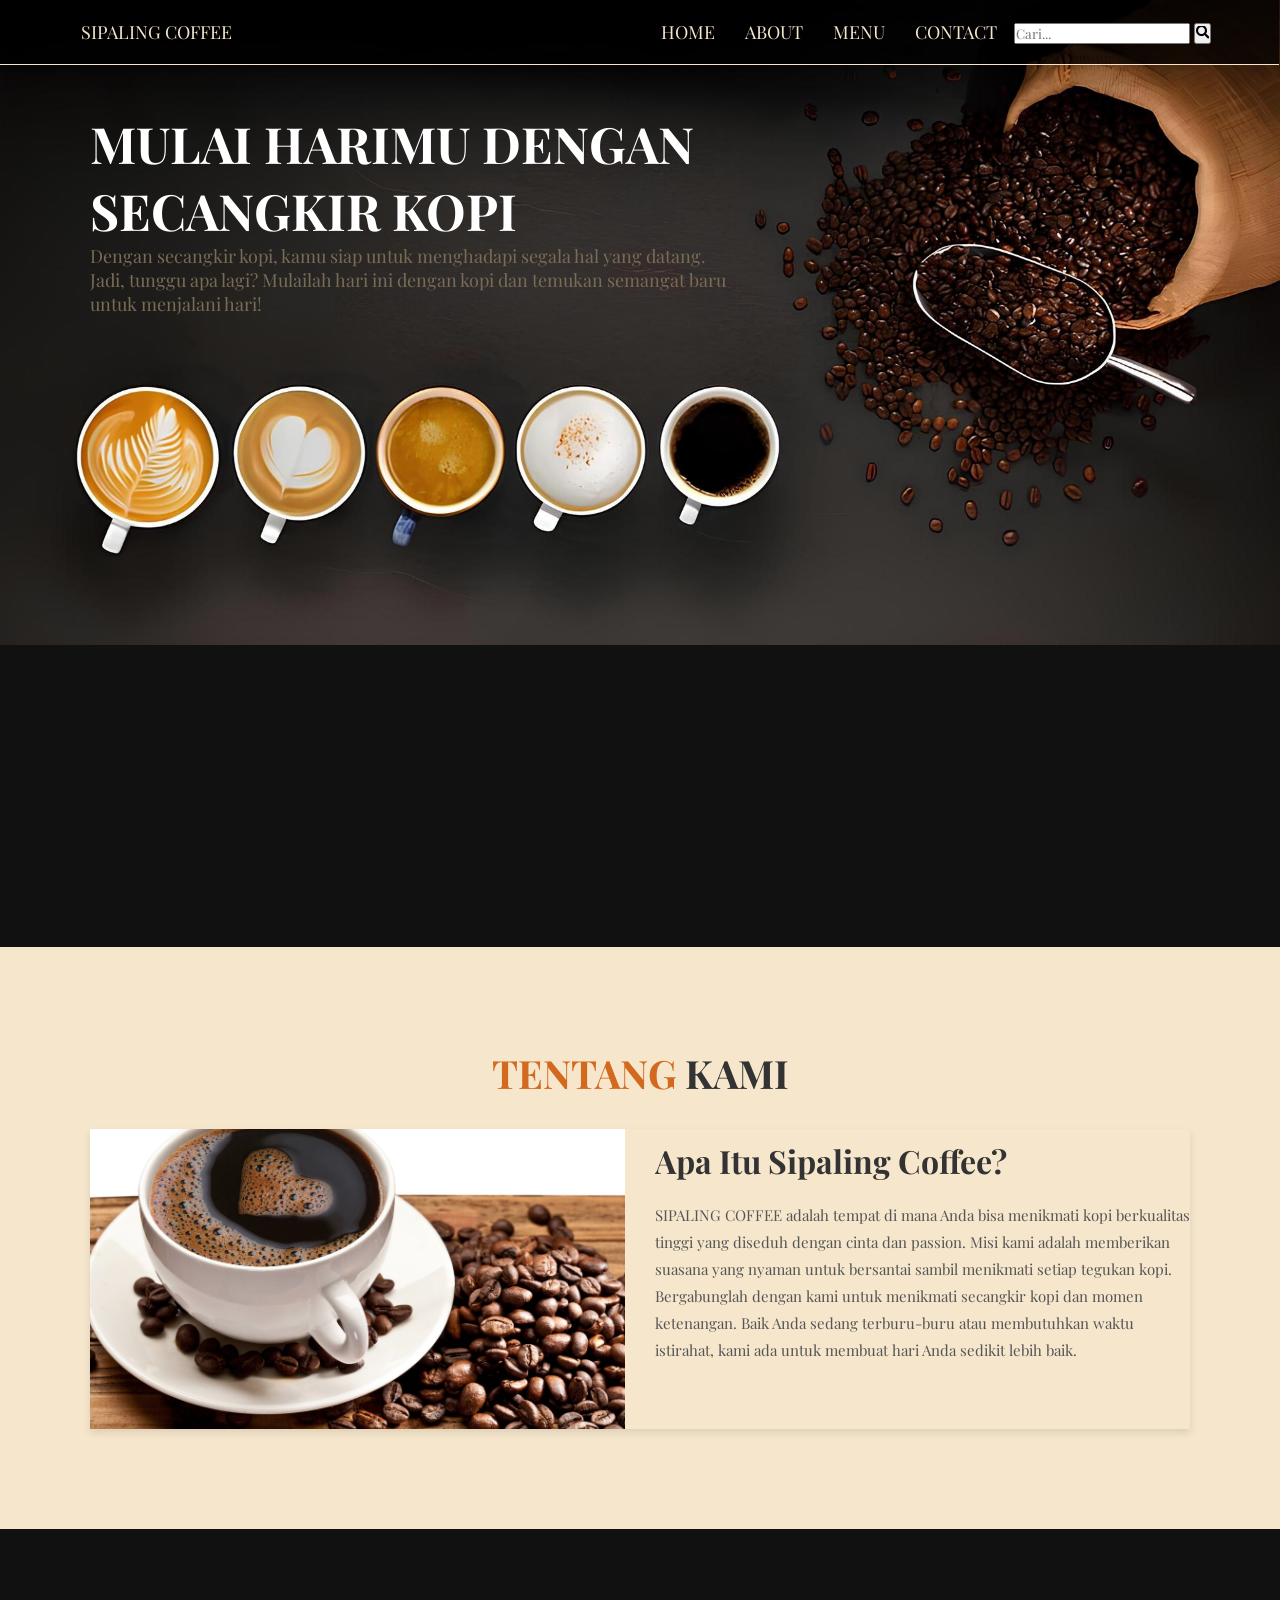
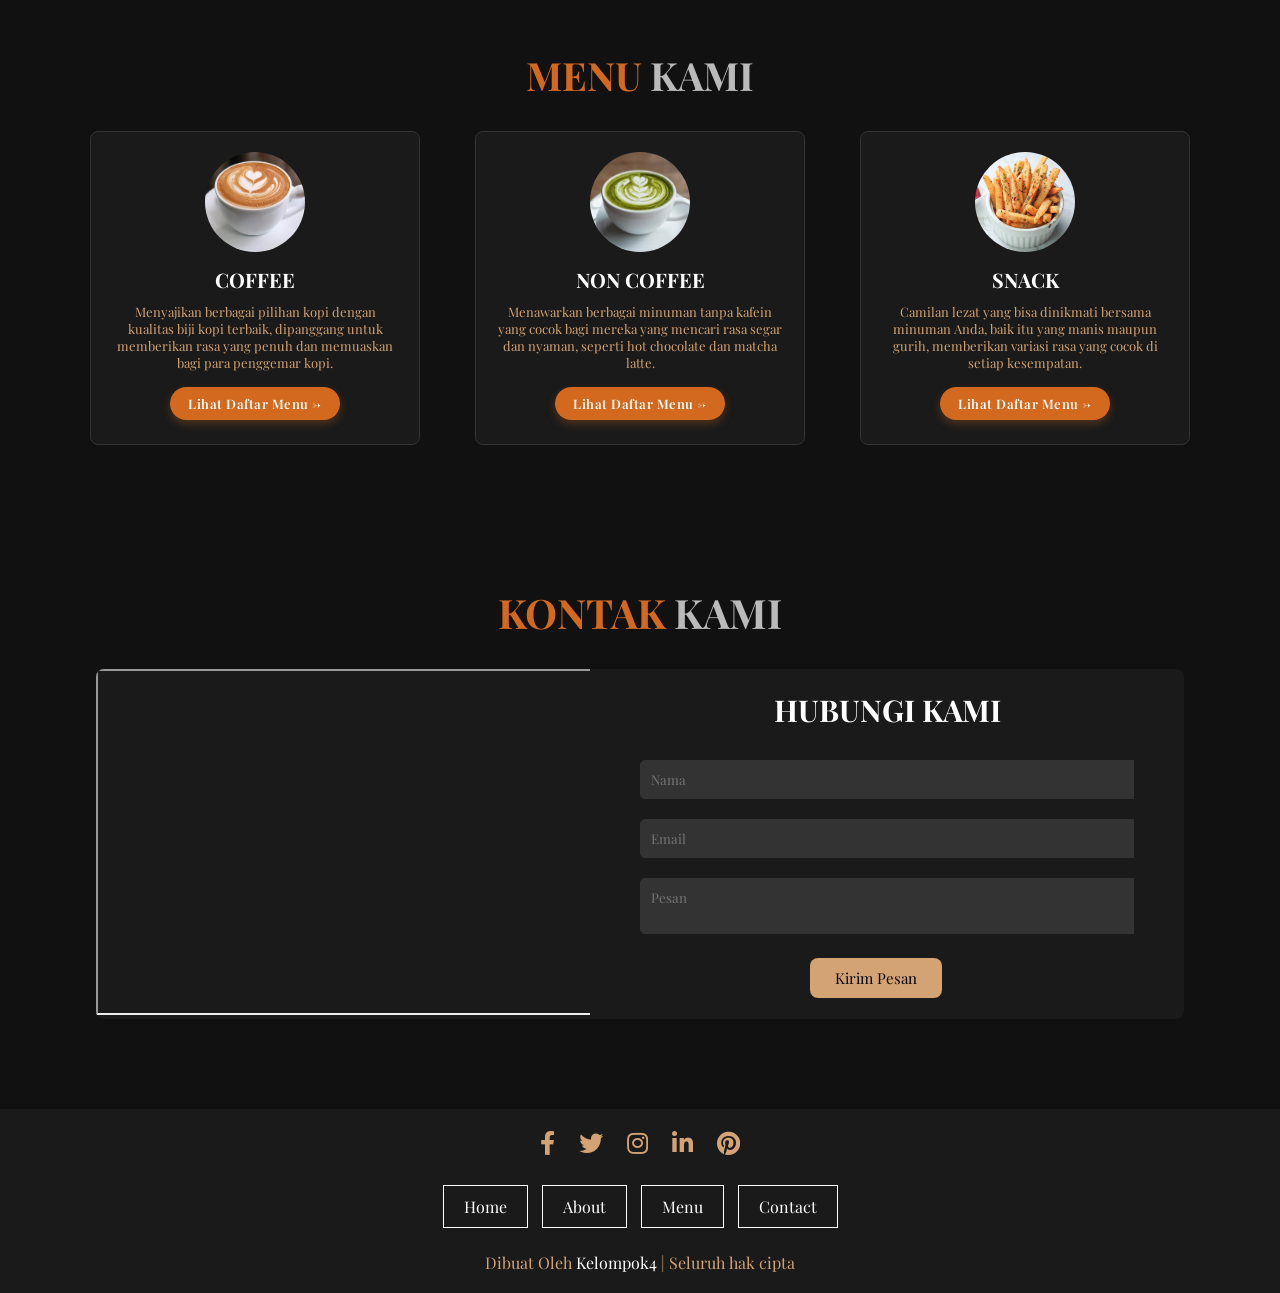
<file: index.html>
<!DOCTYPE html>
<html lang="id">
<head>
  <meta charset="utf-8" />
  <meta http-equiv="X-UA-Compatible" content="IE=edge" />
  <title>Sipaling Coffee</title>
  <meta name="viewport" content="width=device-width, initial-scale=1" />
  <link rel="stylesheet" type="text/css" href="style.css" />
  <link href="https://cdnjs.cloudflare.com/ajax/libs/font-awesome/5.15.3/css/all.min.css" rel="stylesheet" />
  <link href="https://fonts.googleapis.com/css2?family=Playfair+Display:wght@700&amp;display=swap" rel="stylesheet" />
</head>
<body>

  <!-- Navbar -->
  <div class="navbar">
    <a>SIPALING COFFEE</a>
    <div>
      <a href="#home">HOME</a>
      <a href="#about">ABOUT</a>
      <a href="#menu">MENU</a>
      <a href="#contact">CONTACT</a>
      <input type="text" id="searchInput" placeholder="Cari..." name="query" />
      <button class="submit" onclick="toggleSearch()">
        <i class="fas fa-search"></i>
      </button>
    </div>
    <!-- Hamburger Button (mobile only) -->
    <button class="hamburger" onclick="toggleMobileMenu()" aria-label="Menu">
      <span></span><span></span><span></span>
    </button>
  </div>

  <!-- Mobile Overlay Menu -->
  <div class="mobile-menu" id="mobileMenu">
    <button class="close-btn" onclick="toggleMobileMenu()">&times;</button>
    <a href="#home" onclick="toggleMobileMenu()">HOME</a>
    <a href="#about" onclick="toggleMobileMenu()">ABOUT</a>
    <a href="#menu" onclick="toggleMobileMenu()">MENU</a>
    <a href="#contact" onclick="toggleMobileMenu()">CONTACT</a>
  </div>

  <!-- Halaman Utama -->
  <section id="home">
    <div class="home-content">
      <img src="img/bakground (3).jpg" alt="coffee background" width="1920" height="1080" />
      <h1>MULAI HARIMU DENGAN <br /> SECANGKIR KOPI</h1>
      <p>
        Dengan secangkir kopi, kamu siap untuk menghadapi segala hal yang datang. Jadi, tunggu apa lagi? Mulailah hari ini dengan kopi dan temukan semangat baru untuk menjalani hari!
      </p>
    </div>
  </section>

  <!-- Halaman About -->
  <section id="about">
    <div class="about">
      <div class="about-title">
        <h2><span>TENTANG</span>KAMI</h2>
      </div>
      <div class="about-container">
        <div class="about-image">
          <img src="img/about-img.jpeg" alt="Coffee Image" />
        </div>
        <div class="about-content">
          <h2>Apa Itu Sipaling Coffee?</h2>
          <p>
            SIPALING COFFEE adalah tempat di mana Anda bisa menikmati kopi berkualitas tinggi yang diseduh dengan cinta dan passion. Misi kami adalah memberikan suasana yang nyaman untuk bersantai sambil menikmati setiap tegukan kopi.
          </p>
          <p>
            Bergabunglah dengan kami untuk menikmati secangkir kopi dan momen ketenangan. Baik Anda sedang terburu-buru atau membutuhkan waktu istirahat, kami ada untuk membuat hari Anda sedikit lebih baik.
          </p>
        </div>
      </div>
    </div>
  </section>

  <!-- Halaman Menu -->
  <section id="menu">
    <div class="menu-content">
      <div class="menu-title">
        <h2><span>MENU</span>KAMI</h2>
      </div>
      <div class="menu-grid" id="menuGrid">
        <a href="coffee.html" class="menu-item">
          <img src="img/coffee.jpeg" alt="gambar jenis Coffee" width="100" height="100" />
          <h3>COFFEE</h3>
          <p>
            Menyajikan berbagai pilihan kopi dengan kualitas biji kopi terbaik, dipanggang untuk memberikan rasa yang penuh dan memuaskan bagi para penggemar kopi.
          </p>
          <div class="btn-detail-menu">Lihat Daftar Menu &rarr;</div>
        </a>
        <a href="non-coffee.html" class="menu-item">
          <img src="img/non-coffee.jpeg" alt="gambar jenis Non Coffee" width="100" height="100" />
          <h3>NON COFFEE</h3>
          <p>
            Menawarkan berbagai minuman tanpa kafein yang cocok bagi mereka yang mencari rasa segar dan nyaman, seperti hot chocolate dan matcha latte.
          </p>
          <div class="btn-detail-menu">Lihat Daftar Menu &rarr;</div>
        </a>
        <a href="snack.html" class="menu-item">
          <img src="img/snack.jpg" alt="gambar jenis Snack" width="100" height="100" />
          <h3>SNACK</h3>
          <p>
            Camilan lezat yang bisa dinikmati bersama minuman Anda, baik itu yang manis maupun gurih, memberikan variasi rasa yang cocok di setiap kesempatan.
          </p>
          <div class="btn-detail-menu">Lihat Daftar Menu &rarr;</div>
        </a>
      </div>
    </div>
  </section>

  <!-- Halaman Contact -->
  <section id="contact">
    <div class="contact-content">
      <div class="contact-title">
        <h2><span>KONTAK</span>KAMI</h2>
      </div>
      <div class="content">
        <div class="map-form">
          <div class="map">
            <iframe src="https://www.google.com/maps/embed?pb=!1m18!1m12!1m3!1d3966.1101556094786!2d106.96784407324887!3d-6.2492129937392!2m3!1f0!2f0!3f0!3m2!1i1024!2i768!4f13.1!3m3!1m2!1s0x2e698c5204032a97%3A0x7dd864ce65061cd8!2sUniversitas%20Gunadarma%20Kampus%20J1!5e0!3m2!1sid!2sid!4v1735232316617!5m2!1sid!2sid" width="600" height="342"></iframe>
          </div>
          <div class="form">
            <h2>HUBUNGI KAMI</h2>
            <form id="contactForm">
              <input type="text" name="nama" placeholder="Nama" required />
              <input type="email" name="email" placeholder="Email" required />
              <textarea name="pesan" id="pesan" placeholder="Pesan" required></textarea>
              <button type="submit">Kirim Pesan</button>
            </form>
          </div>
        </div>
      </div>
    </div>
  </section>


  <!-- Halaman Footer -->
  <section id="footer">
    <div class="footer-content">
      <div class="social-icons">
        <a href="https://www.facebook.com/"><i class="fab fa-facebook-f"></i></a>
        <a href="https://x.com/"><i class="fab fa-twitter"></i></a>
        <a href="https://www.instagram.com/"><i class="fab fa-instagram"></i></a>
        <a href="https://www.linkedin.com/"><i class="fab fa-linkedin-in"></i></a>
        <a href="https://id.pinterest.com/"><i class="fab fa-pinterest"></i></a>
      </div>
      <div class="nav-links">
        <a href="#home">Home</a>
        <a href="#about">About</a>
        <a href="#menu">Menu</a>
        <a href="#contact">Contact</a>
      </div>
      <div class="credits">
        Dibuat Oleh <span>Kelompok4</span> | Seluruh hak cipta
      </div>
    </div>
  </section>

  <script src="main.js"></script>
  <script>
  function toggleMobileMenu(){ document.getElementById("mobileMenu").classList.toggle("open"); }
  </script>
</body>
</html>
</file>
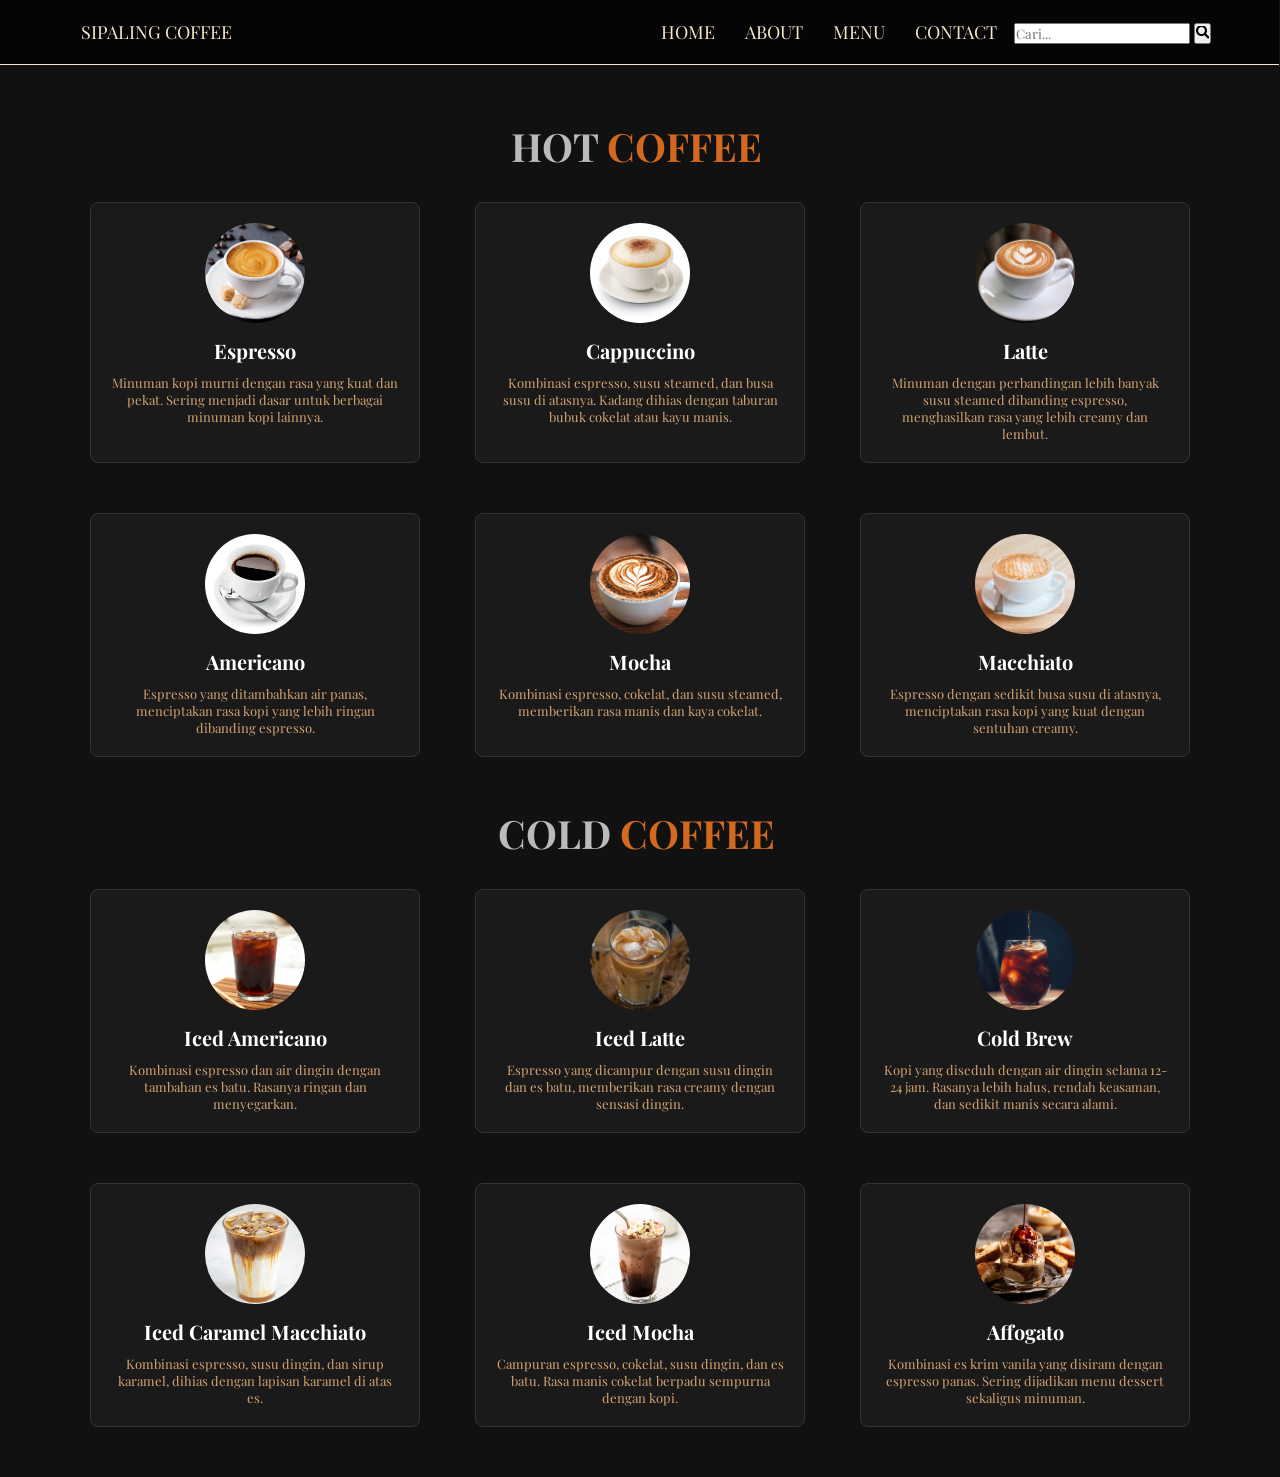
<file: coffee.html>
<!DOCTYPE html>
<html>
<head>
    <meta charset='utf-8'>
    <meta http-equiv='X-UA-Compatible' content='IE=edge'>
    <title>Coffee</title>
    <meta name='viewport' content='width=device-width, initial-scale=1'>
    <link rel='stylesheet' type='text/css' media='screen' href='style.css'>
    <link href="https://cdnjs.cloudflare.com/ajax/libs/font-awesome/5.15.3/css/all.min.css" rel="stylesheet"/>
    <link href="https://fonts.googleapis.com/css2?family=Playfair+Display:wght@700&amp;display=swap" rel="stylesheet"/>
</head>
<body>
    <!-- Navbar -->
    <div class="navbar">
        <a href="#">SIPALING COFFEE</a>
        <div>
          <a href="index.html#home">HOME</a>
          <a href="index.html#about">ABOUT</a>
          <a href="index.html#menu">MENU</a>
          <a href="index.html#contact">CONTACT</a>
          <input type="text" id="searchInput" placeholder="Cari..." name="query" />
          <button class="submit" onclick="toggleSearch()">
            <i class="fas fa-search"></i>
          </button>
        </div>
        <!-- Hamburger (mobile only) -->
        <button class="hamburger" onclick="toggleMobileMenu()" aria-label="Menu">
          <span></span><span></span><span></span>
        </button>
    </div>

    <!-- Mobile Overlay Menu -->
    <div class="mobile-menu" id="mobileMenu">
      <button class="close-btn" onclick="toggleMobileMenu()">&times;</button>
      <a href="index.html#home" onclick="toggleMobileMenu()">HOME</a>
      <a href="index.html#about" onclick="toggleMobileMenu()">ABOUT</a>
      <a href="index.html#menu" onclick="toggleMobileMenu()">MENU</a>
      <a href="index.html#contact" onclick="toggleMobileMenu()">CONTACT</a>
    </div>

      <section id="menu">
        <div class="menu-content">
          <div class="menu-title">
            <h2>HOT <span>COFFEE</span></h2>
          </div>
          <div class="menu-grid" id="menuGrid">
            <div class="menu-item">
                  <img alt="Gambar Espresso" height="100" src="img/hot-espresso.jpg" width="100"/>
                <h3>Espresso</h3>
                <p>Minuman kopi murni dengan rasa yang kuat dan pekat. Sering menjadi dasar untuk berbagai minuman kopi lainnya.</p>
            </div>
            <div class="menu-item">
              <img alt="Gambar Cappuccino" height="100" src="img/hot-cappucino.jpeg" width="100"/>      
              <h3>Cappuccino</h3>
              <p>Kombinasi espresso, susu steamed, dan busa susu di atasnya. Kadang dihias dengan taburan bubuk cokelat atau kayu manis.</p>
            </div>
            <div class="menu-item">
              <img alt="Gambar Latte" height="100" src="img/hot-latte.jpeg" width="100"/>      
              <h3>Latte</h3>
              <p>Minuman dengan perbandingan lebih banyak susu steamed dibanding espresso, menghasilkan rasa yang lebih creamy dan lembut.</p>
            </div>
            <div class="menu-item">
                <img alt="Gambar Americano" height="100" src="img/hot-americano.jpg" width="100"/>
              <h3>Americano</h3>
              <p>Espresso yang ditambahkan air panas, menciptakan rasa kopi yang lebih ringan dibanding espresso.</p>
            </div>
            <div class="menu-item">
                <img alt="Gambar Mocha" height="100" src="img/hot-mocha.jpeg" width="100"/>      
                <h3>Mocha</h3>
                <p>Kombinasi espresso, cokelat, dan susu steamed, memberikan rasa manis dan kaya cokelat.</p>
            </div>
            <div class="menu-item">
                <img alt="Gambar Macchiato" height="100" src="img/hot-macchiato.jpeg" width="100"/>      
                <h3>Macchiato</h3>
                <p>Espresso dengan sedikit busa susu di atasnya, menciptakan rasa kopi yang kuat dengan sentuhan creamy.</p>
            </div>
          </div>
          <div class="menu-title">
            <h2>COLD <span>COFFEE</span></h2>
          </div>
          <div class="menu-grid" id="menuGrid2">
            <div class="menu-item">
                  <img alt="Gambar Iced Americano" height="100" src="img/cold-iced_americano.jpg" width="100"/>
                <h3>Iced Americano</h3>
                <p>Kombinasi espresso dan air dingin dengan tambahan es batu. Rasanya ringan dan menyegarkan.</p>
            </div>
            <div class="menu-item">
              <img alt="Gambar Iced Latte" height="100" src="img/cold-iced_latte.jpg" width="100"/>      
              <h3>Iced Latte</h3>
              <p>Espresso yang dicampur dengan susu dingin dan es batu, memberikan rasa creamy dengan sensasi dingin.</p>
            </div>
            <div class="menu-item">
              <img alt="Gambar Cold Brew" height="100" src="img/cold-cold_brew.jpg" width="100"/>      
              <h3>Cold Brew</h3>
              <p>Kopi yang diseduh dengan air dingin selama 12-24 jam. Rasanya lebih halus, rendah keasaman, dan sedikit manis secara alami.</p>
            </div>
            <div class="menu-item">
                <img alt="Gambar Iced Caramel Macchiato" height="100" src="img/cold-iced_caramel_macchiato.jpg" width="100"/>
              <h3>Iced Caramel Macchiato</h3>
              <p>Kombinasi espresso, susu dingin, dan sirup karamel, dihias dengan lapisan karamel di atas es.</p>
            </div>
            <div class="menu-item">
              <img alt="Gambar Iced Mocha" height="100" src="img/cold-iced_mocha.jpg" width="100"/>      
              <h3>Iced Mocha</h3>
              <p>Campuran espresso, cokelat, susu dingin, dan es batu. Rasa manis cokelat berpadu sempurna dengan kopi.</p>
            </div>
            <div class="menu-item">
              <img alt="Gambar Affogato" height="100" src="img/cold-affogato.jpg" width="100"/>      
              <h3>Affogato</h3>
              <p>Kombinasi es krim vanila yang disiram dengan espresso panas. Sering dijadikan menu dessert sekaligus minuman.</p>
            </div>
          </div>
        </div>
      </section>
    
    <script src='main.js'></script>
    <script>
    function toggleMobileMenu(){ document.getElementById("mobileMenu").classList.toggle("open"); }
    </script>
</body>
</html>
</file>
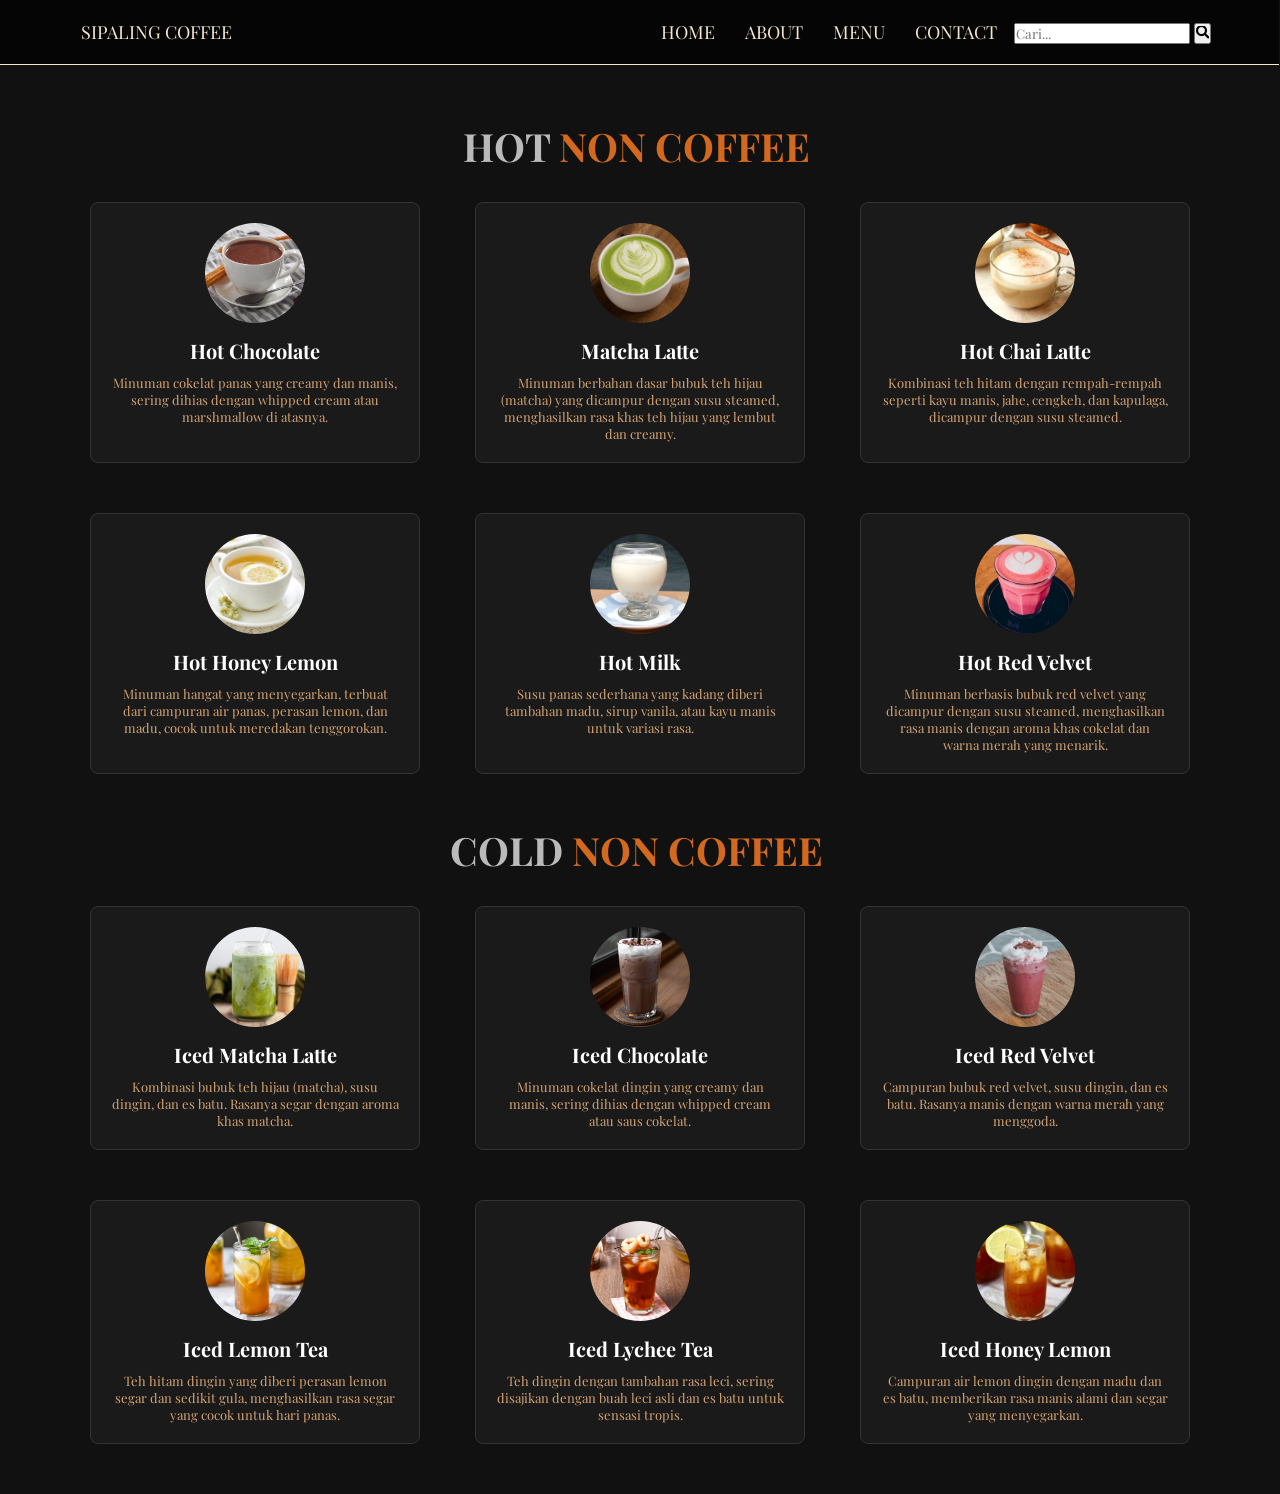
<file: non-coffee.html>
<!DOCTYPE html>
<html>
<head>
    <meta charset='utf-8'>
    <meta http-equiv='X-UA-Compatible' content='IE=edge'>
    <title>Non Coffee</title>
    <meta name='viewport' content='width=device-width, initial-scale=1'>
    <link rel='stylesheet' type='text/css' media='screen' href='style.css'>
    <link href="https://cdnjs.cloudflare.com/ajax/libs/font-awesome/5.15.3/css/all.min.css" rel="stylesheet"/>
    <link href="https://fonts.googleapis.com/css2?family=Playfair+Display:wght@700&amp;display=swap" rel="stylesheet"/>
</head>
<body>
    <!-- Navbar -->
    <div class="navbar">
        <a href="#">SIPALING COFFEE</a>
        <div>
          <a href="index.html#home">HOME</a>
          <a href="index.html#about">ABOUT</a>
          <a href="index.html#menu">MENU</a>
          <a href="index.html#contact">CONTACT</a>
          <input type="text" id="searchInput" placeholder="Cari..." name="query" />
          <button class="submit" onclick="toggleSearch()">
            <i class="fas fa-search"></i>
          </button>
        </div>
        <!-- Hamburger (mobile only) -->
        <button class="hamburger" onclick="toggleMobileMenu()" aria-label="Menu">
          <span></span><span></span><span></span>
        </button>
    </div>

    <!-- Mobile Overlay Menu -->
    <div class="mobile-menu" id="mobileMenu">
      <button class="close-btn" onclick="toggleMobileMenu()">&times;</button>
      <a href="index.html#home" onclick="toggleMobileMenu()">HOME</a>
      <a href="index.html#about" onclick="toggleMobileMenu()">ABOUT</a>
      <a href="index.html#menu" onclick="toggleMobileMenu()">MENU</a>
      <a href="index.html#contact" onclick="toggleMobileMenu()">CONTACT</a>
    </div>

      <section id="menu">
        <div class="menu-content">
          <div class="menu-title">
            <h2>HOT <span>NON COFFEE</span></h2>
          </div>
          <div class="menu-grid" id="menuGrid">
            <div class="menu-item">
                  <img alt="Gambar Hot Chocolate" height="100" src="img/hot-chocolate.jpeg" width="100"/>
                <h3>Hot Chocolate</h3>
                <p>Minuman cokelat panas yang creamy dan manis, sering dihias dengan whipped cream atau marshmallow di atasnya.</p>
            </div>
            <div class="menu-item">
              <img alt="Gambar Matcha Latte" height="100" src="img/hot-matcha_latte.jpeg" width="100"/>      
              <h3>Matcha Latte</h3>
              <p>Minuman berbahan dasar bubuk teh hijau (matcha) yang dicampur dengan susu steamed, menghasilkan rasa khas teh hijau yang lembut dan creamy.</p>
            </div>
            <div class="menu-item">
              <img alt="Gambar Chai Latte" height="100" src="img/hot-hot _chai_latte.jpg" width="100"/>      
              <h3>Hot Chai Latte</h3>
              <p>Kombinasi teh hitam dengan rempah-rempah seperti kayu manis, jahe, cengkeh, dan kapulaga, dicampur dengan susu steamed.</p>
            </div>
            <div class="menu-item">
                <img alt="Gambar Hot Honey Lemon" height="100" src="img/hot-hot_honey_lemon.jpg" width="100"/>
              <h3>Hot Honey Lemon</h3>
              <p>Minuman hangat yang menyegarkan, terbuat dari campuran air panas, perasan lemon, dan madu, cocok untuk meredakan tenggorokan.</p>
            </div>
            <div class="menu-item">
              <img alt="Gambar Hot Milk" height="100" src="img/hot-hot_milk.jpeg" width="100"/>      
              <h3>Hot Milk</h3>
              <p>Susu panas sederhana yang kadang diberi tambahan madu, sirup vanila, atau kayu manis untuk variasi rasa.</p>
            </div>
            <div class="menu-item">
              <img alt="Gambar Hot Red Velvet" height="100" src="img/hot-hot_red_velvet.jpeg" width="100"/>      
              <h3>Hot Red Velvet</h3>
              <p>Minuman berbasis bubuk red velvet yang dicampur dengan susu steamed, menghasilkan rasa manis dengan aroma khas cokelat dan warna merah yang menarik.</p>
            </div>
          </div>
          <div class="menu-title">
            <h2>COLD <span>NON COFFEE</span></h2>
          </div>
          <div class="menu-grid" id="menuGrid2">
            <div class="menu-item">
                  <img alt="Gambar Iced Matcha Latte" height="100" src="img/cold-iced_matcha_latte.jpg" width="100"/>
                <h3>Iced Matcha Latte</h3>
                <p>Kombinasi bubuk teh hijau (matcha), susu dingin, dan es batu. Rasanya segar dengan aroma khas matcha.</p>
            </div>
            <div class="menu-item">
              <img alt="Gambar Iced Chocolate" height="100" src="img/cold-iced_chocolate.png" width="100"/>      
              <h3>Iced Chocolate</h3>
              <p>Minuman cokelat dingin yang creamy dan manis, sering dihias dengan whipped cream atau saus cokelat.</p>
            </div>
            <div class="menu-item">
              <img alt="Gambar Iced Red Velvet" height="100" src="img/cold-iced_red_velvet.jpg" width="100"/>      
              <h3>Iced Red Velvet</h3>
              <p>Campuran bubuk red velvet, susu dingin, dan es batu. Rasanya manis dengan warna merah yang menggoda.</p>
            </div>
            <div class="menu-item">
                <img alt="Gambar Iced Lemon Tea" height="100" src="img/cold-iced_lemon_tea.jpg" width="100"/>
              <h3>Iced Lemon Tea</h3>
              <p>Teh hitam dingin yang diberi perasan lemon segar dan sedikit gula, menghasilkan rasa segar yang cocok untuk hari panas.</p>
            </div>
            <div class="menu-item">
              <img alt="Gambar Iced Lychee Tea" height="100" src="img/cold-iced_lychee_tea.jpg" width="100"/>      
              <h3>Iced Lychee Tea</h3>
              <p>Teh dingin dengan tambahan rasa leci, sering disajikan dengan buah leci asli dan es batu untuk sensasi tropis.</p>
            </div>
            <div class="menu-item">
              <img alt="Gambar Iced Honey Lemon" height="100" src="img/cold-iced_honey_lemon.jpg" width="100"/>      
              <h3>Iced Honey Lemon</h3>
              <p>Campuran air lemon dingin dengan madu dan es batu, memberikan rasa manis alami dan segar yang menyegarkan.</p>
            </div>
          </div>
        </div>
      </section>
    
    <script src='main.js'></script>
    <script>
    function toggleMobileMenu(){ document.getElementById("mobileMenu").classList.toggle("open"); }
    </script>
</body>
</html>
</file>
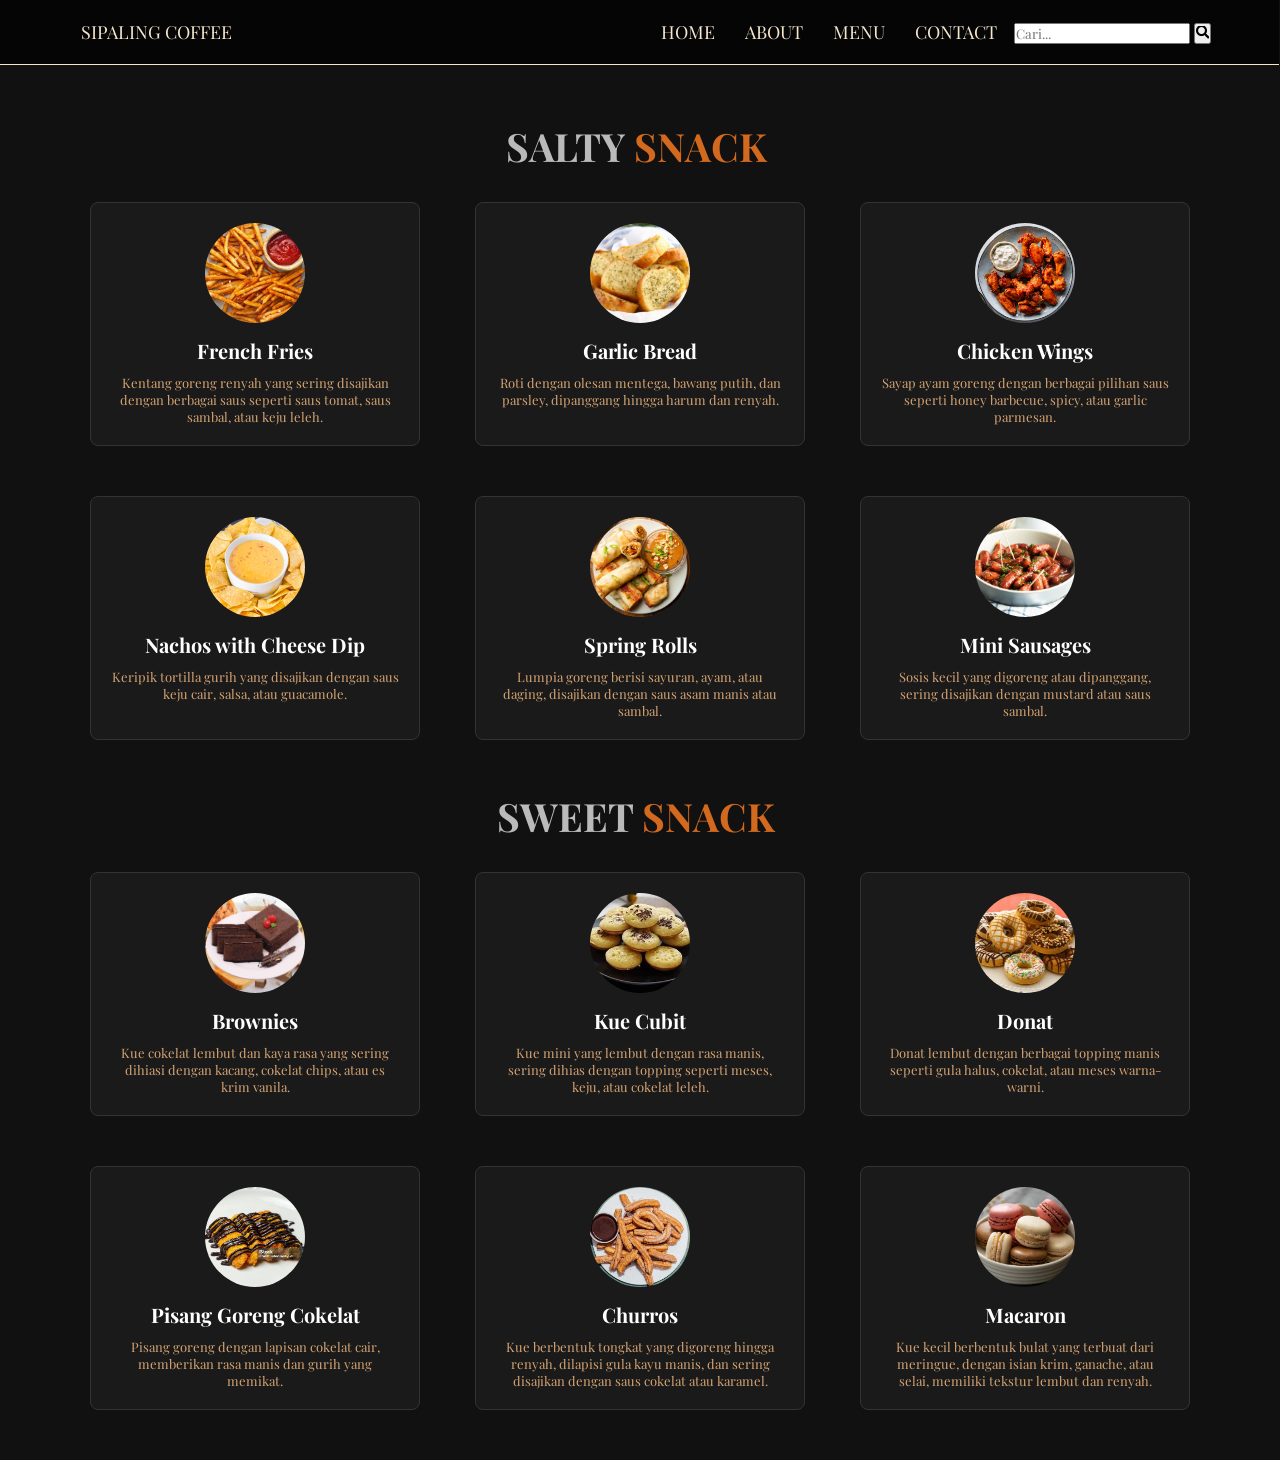
<file: snack.html>
<!DOCTYPE html>
<html>
<head>
    <meta charset='utf-8'>
    <meta http-equiv='X-UA-Compatible' content='IE=edge'>
    <title>Snack</title>
    <meta name='viewport' content='width=device-width, initial-scale=1'>
    <link rel='stylesheet' type='text/css' media='screen' href='style.css'>
    <link href="https://cdnjs.cloudflare.com/ajax/libs/font-awesome/5.15.3/css/all.min.css" rel="stylesheet"/>
    <link href="https://fonts.googleapis.com/css2?family=Playfair+Display:wght@700&amp;display=swap" rel="stylesheet"/>
</head>
<body>
    <!-- Navbar -->
    <div class="navbar">
        <a href="#">SIPALING COFFEE</a>
        <div>
          <a href="index.html#home">HOME</a>
          <a href="index.html#about">ABOUT</a>
          <a href="index.html#menu">MENU</a>
          <a href="index.html#contact">CONTACT</a>
          <input type="text" id="searchInput" placeholder="Cari..." name="query" />
          <button class="submit" onclick="toggleSearch()">
            <i class="fas fa-search"></i>
          </button>
        </div>
        <!-- Hamburger (mobile only) -->
        <button class="hamburger" onclick="toggleMobileMenu()" aria-label="Menu">
          <span></span><span></span><span></span>
        </button>
    </div>

    <!-- Mobile Overlay Menu -->
    <div class="mobile-menu" id="mobileMenu">
      <button class="close-btn" onclick="toggleMobileMenu()">&times;</button>
      <a href="index.html#home" onclick="toggleMobileMenu()">HOME</a>
      <a href="index.html#about" onclick="toggleMobileMenu()">ABOUT</a>
      <a href="index.html#menu" onclick="toggleMobileMenu()">MENU</a>
      <a href="index.html#contact" onclick="toggleMobileMenu()">CONTACT</a>
    </div>

      <section id="menu">
        <div class="menu-content">
          <div class="menu-title">
            <h2>SALTY <span>SNACK</span></h2>
          </div>
          <div class="menu-grid" id="menuGrid">
            <div class="menu-item">
                  <img alt="Gambar French Fries" height="100" src="img/salty-french_fries.jpg" width="100"/>
                <h3>French Fries</h3>
                <p>Kentang goreng renyah yang sering disajikan dengan berbagai saus seperti saus tomat, saus sambal, atau keju leleh.</p>
            </div>
            <div class="menu-item">
              <img alt="Gambar Garlic Bread" height="100" src="img/salty-garlic_bread.jpg" width="100"/>      
              <h3>Garlic Bread</h3>
              <p>Roti dengan olesan mentega, bawang putih, dan parsley, dipanggang hingga harum dan renyah.</p>
            </div>
            <div class="menu-item">
              <img alt="Gambar Chicken Wings" height="100" src="img/salty-chicken_wings.jpg" width="100"/>      
              <h3>Chicken Wings</h3>
              <p>Sayap ayam goreng dengan berbagai pilihan saus seperti honey barbecue, spicy, atau garlic parmesan.</p>
            </div>
            <div class="menu-item">
                <img alt="Gambar Nachos with Cheese Dip" height="100" src="img/salty-nachos_with_cheese_dip.jpg" width="100"/>
              <h3>Nachos with Cheese Dip</h3>
              <p>Keripik tortilla gurih yang disajikan dengan saus keju cair, salsa, atau guacamole.</p>
            </div>
            <div class="menu-item">
              <img alt="Gambar Spring Rolls" height="100" src="img/salty-spring_rolls.jpg" width="100"/>      
              <h3>Spring Rolls</h3>
              <p>Lumpia goreng berisi sayuran, ayam, atau daging, disajikan dengan saus asam manis atau sambal.</p>
            </div>
            <div class="menu-item">
              <img alt="Gambar Mini Sausages" height="100" src="img/salty-mini_sausages.jpg" width="100"/>      
              <h3>Mini Sausages</h3>
              <p>Sosis kecil yang digoreng atau dipanggang, sering disajikan dengan mustard atau saus sambal.</p>
            </div>
          </div>
          <div class="menu-title">
            <h2>SWEET <span>SNACK</span></h2>
          </div>
          <div class="menu-grid" id="menuGrid2">
            <div class="menu-item">
                  <img alt="Gambar Brownies" height="100" src="img/sweet-brownies.jpg" width="100"/>
                <h3>Brownies</h3>
                <p>Kue cokelat lembut dan kaya rasa yang sering dihiasi dengan kacang, cokelat chips, atau es krim vanila.</p>
            </div>
            <div class="menu-item">
              <img alt="Gambar Kue Cubit" height="100" src="img/sweet-kue_cubit.jpeg" width="100"/>      
              <h3>Kue Cubit</h3>
              <p>Kue mini yang lembut dengan rasa manis, sering dihias dengan topping seperti meses, keju, atau cokelat leleh.</p>
            </div>
            <div class="menu-item">
              <img alt="Gambar Donat" height="100" src="img/sweet-donat.jpeg" width="100"/>      
              <h3>Donat</h3>
              <p>Donat lembut dengan berbagai topping manis seperti gula halus, cokelat, atau meses warna-warni.</p>
            </div>
            <div class="menu-item">
                <img alt="Gambar Pisang Goreng Cokelat" height="100" src="img/sweet-pisang_goreng_cokelat.jpg" width="100"/>
              <h3>Pisang Goreng Cokelat</h3>
              <p>Pisang goreng dengan lapisan cokelat cair, memberikan rasa manis dan gurih yang memikat.</p>
            </div>
            <div class="menu-item">
              <img alt="Gambar Churros" height="100" src="img/sweet-churros.jpg" width="100"/>      
              <h3>Churros</h3>
              <p>Kue berbentuk tongkat yang digoreng hingga renyah, dilapisi gula kayu manis, dan sering disajikan dengan saus cokelat atau karamel.</p>
            </div>
            <div class="menu-item">
              <img alt="Gambar Macaron" height="100" src="img/sweet-macaron.jpg" width="100"/>      
              <h3>Macaron</h3>
              <p>Kue kecil berbentuk bulat yang terbuat dari meringue, dengan isian krim, ganache, atau selai, memiliki tekstur lembut dan renyah.</p>
            </div>
          </div>
        </div>
      </section>
    
    <script src='main.js'></script>
    <script>
    function toggleMobileMenu(){ document.getElementById("mobileMenu").classList.toggle("open"); }
    </script>
</body>
</html>
</file>
<file: style.css>
/* General Reset */
*, html, body {
  padding: 0;
  margin: 0;
  font-family: 'Playfair Display', serif;
  overflow-x: hidden;
  scroll-behavior: smooth;   
}

body {
  background-color: #111;
}

/* Navbar */
.navbar {
  width: 94%;
  display: flex;
  justify-content: space-between;
  padding: 20px 38px;
  background-color: rgba(0, 0, 0, 0.7);
  border-bottom: 1px solid #f5e6cc;
  position: fixed;
  cursor: pointer;
}
.navbar a {
  text-decoration: none;
  color: #f5e6cc;
  padding: 0 13px;
  font-size: 18px;
}
.navbar a:first-child {
  margin-left: 30px;
}

.navbar button {
  margin-right: 30px;
}
.navbar a:hover {
  color: #d4b483;
  transition: 0.3s;
}

/* Halaman Home */
.home-content {
  padding: 110px 0 0 90px;
  height: 93vh;
  width: 50%;
}
.home-content img {
  width: 100%;
  height: auto;
  position: absolute;
  top: 0;
  left: 0;
  z-index: -1;
}
.home-content h1 {
  font-size: 50px;
  color: #fff;
}
.home-content p {
  color: #796c56;
  font-size: 18px;
}

/* Halaman About */
.about {
  padding: 100px 90px;
  background-color: #f5e6cc;
}
.about-title {
  color: #333;
  font-size: 26px;
  display: flex;
  justify-content: center;
  margin-bottom: 30px;
}
.about-title h2 span {
  color: #d2691e;
  margin-right: 8px;
}
.about-container {
  display: flex;
  height: 300px;
  background-color: #f5e6cc;
  box-shadow: 0 4px 8px 0 rgba(0, 0, 0, 0.1);
}
.about-image {
  flex: 1;
  background-color: #ddd;
  display: flex;
}
.about-image img {
  width: 100%;
  object-fit: cover;
}
.about-content {
  flex: 1;
  padding: 10px 0 0 30px;
}
.about-content h2 {
  font-size: 32px;
  color: #333;
  margin-bottom: 20px;
}
.about-content p {
  color: #555;
  font-size: 15px;
  line-height: 27px;
}

/* Halaman Menu */
.menu-content {
  padding: 120px 90px 0 90PX;
}
.menu-title {
  font-size: 26px;
  color: #bababa;
  display: flex;
  justify-content: center;
  margin-bottom: 30px;
}
.menu-title h2 span {
  color: #d2691e;
  margin-right: 8px;
}
.menu-grid {
  display: flex;
  flex-wrap: wrap;
  justify-content: space-between;
}
.menu-item {
  width: 30%;
  padding: 20px;
  text-align: center;
  margin-bottom: 50px;
  box-sizing: border-box;
  background-color: #1a1a1a;
  border: 1px solid #333;
  border-radius: 8px;
  cursor: pointer;
}
.menu-item:hover {
  background-color: #555;
  transition: 0.5s;
}
.menu-grid a {
  text-decoration: none;
  color: white;
}
.menu-item img {
  border-radius: 50%;
}
.menu-item h3 {
  font-size: 20px;
  margin: 10px 0;
  color: #fff;
}
.btn-detail-menu {
  display: inline-block;
  margin-top: 16px;
  padding: 8px 18px;
  background-color: #d2691e;
  color: #fff;
  font-size: 13px;
  font-weight: 600;
  border-radius: 20px;
  letter-spacing: 0.5px;
  transition: all 0.25s ease;
  box-shadow: 0 4px 10px rgba(210, 105, 30, 0.3);
}
.menu-item:hover .btn-detail-menu {
  background-color: #e07a2d;
  transform: translateY(-2px);
  box-shadow: 0 6px 14px rgba(210, 105, 30, 0.45);
}
.menu-item p {
  font-size: 13px;
  color: #d4a373;
}

/* Halaman Contact */
.contact-content {
  padding: 90px 0;
  display: flex;
  flex-direction: column;
  align-items: center;
}
.contact-title {
  display: flex;
  justify-content: center;
  font-size: 27px;
  color: #bababa;
  margin-bottom: 30px;
}
.contact-title h2 span {
  color: #d2691e;
  margin-right: 8px;
}
.content {
  width: 85%;
}
.map-form {
  display: flex;
  border-radius: 8px;
  background-color: #1a1a1a;
}
.map {
  flex: 1;
}
.form {
  flex: 1;
  padding: 0 50px;
  display: flex;
  flex-direction: column;
  justify-content: center;
}
.form h2 {
  margin-bottom: 30px;
  font-size: 30px;
  text-align: center;
  color: #fff;
}
.form input, .form textarea {
  width: 100%;
  padding: 10px;
  margin-bottom: 20px;
  border: 1px solid #333;
  border-radius: 5px;
  background-color: #333;
  color: #fff;
}

.form button {
  padding: 10px 25px;
  margin: 0 170px;
  border: none;
  border-radius: 8px;
  background-color: #d4a373;
  color: #000;
  font-size: 15px;
  cursor: pointer;
}
.form button:hover {
  background-color: #b5835a;
}

/* Halaman Footer */
.footer-content {
  text-align: center;
  padding: 20px;
  background-color: #1a1a1a;
}
.footer-content .social-icons {
  margin-bottom: 20px;
}
.footer-content .social-icons a {
  display: inline-block;
  margin: 0 10px;
  color: #d4a373;
  font-size: 24px;
}
.footer-content .nav-links {
  margin-bottom: 20px;
}
.footer-content .nav-links a {
  display: inline-block;
  margin: 0 5px;
  padding: 10px 20px;
  color: #fff;
  border: 1px solid #fff;
  text-decoration: none;
}
.footer-content .nav-links a:hover {
  transition: 0.3s;
  background-color: #b5835a;
}
.footer-content .credits {
color: #d4a373;
}
.footer-content .credits span {
  color: #fff;
}


/* ============================================================
   RESPONSIVE & HAMBURGER MENU — Sipaling Coffee
============================================================ */
.hamburger {
  display: none;
  flex-direction: column;
  cursor: pointer;
  gap: 5px;
  background: none;
  border: none;
  padding: 4px;
  z-index: 1100;
  margin-right: 10px;
}
.hamburger span {
  display: block;
  width: 25px;
  height: 3px;
  background-color: #f5e6cc;
  border-radius: 3px;
  transition: all 0.3s ease;
}
.mobile-menu {
  display: none;
  position: fixed;
  top: 0; left: 0;
  width: 100%; height: 100%;
  background-color: rgba(10, 10, 10, 0.97);
  z-index: 10050; /* Di atas segalanya */
  flex-direction: column;
  align-items: center;
  justify-content: center;
  gap: 24px;
}
.mobile-menu.open { display: flex; }
.mobile-menu a {
  color: #f5e6cc;
  font-size: 22px;
  text-decoration: none;
  padding: 8px 0;
}
.mobile-menu a:hover { color: #d4b483; }
.mobile-menu .close-btn {
  position: absolute;
  top: 60px; /* Diturunkan agar tidak bentrok dengan banner portofolio di atas */
  right: 25px;
  width: 44px;
  height: 44px;
  display: flex;
  align-items: center;
  justify-content: center;
  font-size: 36px;
  color: #f5e6cc;
  background: rgba(255,255,255,0.08);
  border: 1px solid rgba(245, 230, 204, 0.2);
  border-radius: 50%;
  cursor: pointer;
  line-height: 1;
  z-index: 10051;
}

/* Tablet */
@media (max-width: 991px) {
  .home-content { width: 70%; padding: 110px 0 0 50px; }
  .about-container { height: auto; }
  .menu-content { padding: 120px 40px 0 40px; }
  .menu-item { width: 45%; }
  .map-form { flex-direction: column; }
  .form { padding: 20px 30px; }
  .form button { margin: 0 80px; }
}

/* Mobile */
@media (max-width: 767px) {
  .navbar { padding: 15px 20px; width: calc(100% - 40px); }
  .navbar > div { display: none; }
  .hamburger { display: flex; }
  .navbar a:first-child { margin-left: 0; font-size: 16px; }
  .home-content {
    width: 100% !important;
    padding: 110px 20px 40px 20px !important;
    height: auto !important;
    min-height: 75vh !important;
    position: relative !important;
    overflow: hidden !important;
    box-sizing: border-box !important;
  }
  .home-content img {
    position: absolute !important;
    top: 0 !important;
    left: 0 !important;
    width: 100% !important;
    height: 100% !important;
    object-fit: cover !important;
    z-index: -1 !important;
    filter: brightness(0.4) !important;
  }
  .home-content h1 { font-size: 28px; line-height: 1.3; }
  .home-content p { font-size: 14px; max-width: 100%; }
  .about { padding: 60px 20px; }
  .about-container { flex-direction: column; height: auto; }
  .about-image { height: 200px; }
  .about-content { padding: 20px 15px; }
  .about-content h2 { font-size: 24px; }
  .menu-content { padding: 90px 12px 20px 12px; }
  .menu-grid {
    display: flex;
    flex-direction: row;
    flex-wrap: wrap;
    justify-content: space-between;
    gap: 10px;
  }
  .menu-grid > a.menu-item {
    width: 100%;
    max-width: 340px;
    margin: 0 auto 20px auto;
  }
  .menu-grid > div.menu-item {
    width: calc(50% - 6px);
    padding: 14px 10px;
    margin-bottom: 10px;
  }
  .menu-grid > div.menu-item img {
    width: 75px;
    height: 75px;
    object-fit: cover;
  }
  .menu-grid > div.menu-item h3 {
    font-size: 15px;
    margin: 8px 0 6px;
  }
  .menu-grid > div.menu-item p {
    font-size: 11.5px;
    line-height: 1.4;
  }
  .contact-content { padding: 60px 15px; }
  .content { width: 100%; }
  .map-form { flex-direction: column; }
  .map iframe { height: 200px; width: 100%; }
  .form { padding: 20px 20px; }
  .form h2 { font-size: 22px; }
  .form button { margin: 0 auto; display: block; width: 100%; }
  .footer-content .nav-links a { padding: 6px 10px; font-size: 13px; margin: 4px 2px; }
}
</file>
